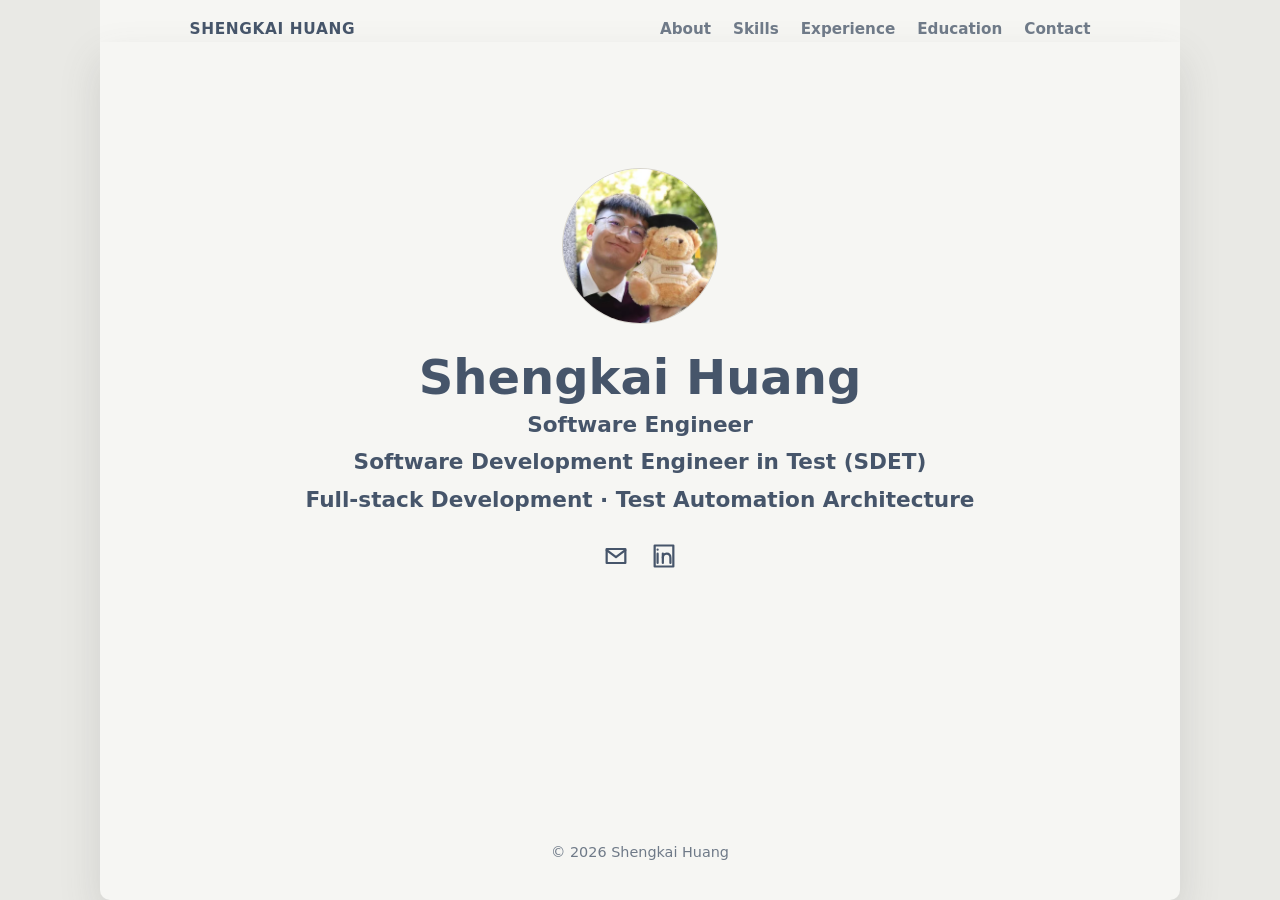
<file: index.html>
<!doctype html>
<html lang="en">
  <head>
    <meta charset="utf-8" />
    <meta name="viewport" content="width=device-width, initial-scale=1" />
    <meta
      name="description"
      content="Personal profile website for Shengkai Huang, a Software Engineer and SDET."
    />
    <title>Shengkai Huang | Personal Profile</title>
    <link rel="stylesheet" href="styles.css" />
  </head>
  <body>
    <header class="site-header">
      <a class="brand" href="index.html">Shengkai Huang</a>
      <nav class="nav" aria-label="Primary navigation">
        <a href="about.html">About</a>
        <a href="skills.html">Skills</a>
        <a href="experience.html">Experience</a>
        <a href="education.html">Education</a>
        <a href="contact.html">Contact</a>
      </nav>
    </header>

    <main class="home-shell">
      <section class="profile-home">
        <img class="avatar" src="assets/profile.jpg" alt="Shengkai Huang" />
        <h1>Shengkai Huang</h1>
        <p>Software Engineer</p>
        <p>Software Development Engineer in Test (SDET)</p>
        <p>Full-stack Development · Test Automation Architecture</p>
        <div class="social-icons" aria-label="Contact links">
          <a href="mailto:w.senghoi@gmail.com" aria-label="Email">
            <svg viewBox="0 0 24 24" aria-hidden="true">
              <path d="M4 6h16v12H4z" />
              <path d="m4 7 8 6 8-6" />
            </svg>
          </a>
          <a href="https://www.linkedin.com/in/shengkaihuang/" aria-label="LinkedIn">
            <svg viewBox="0 0 24 24" aria-hidden="true">
              <path d="M6.5 10v8" />
              <path d="M6.5 6.5v.1" />
              <path d="M11 18v-8" />
              <path d="M11 13.5c0-2 1.2-3.5 3.3-3.5 2.2 0 3.2 1.5 3.2 3.8V18" />
              <path d="M4 3h16v18H4z" />
            </svg>
          </a>
        </div>
      </section>

      <footer class="site-footer">
        <p>© 2026 Shengkai Huang</p>
      </footer>
    </main>
  </body>
</html>
</file>
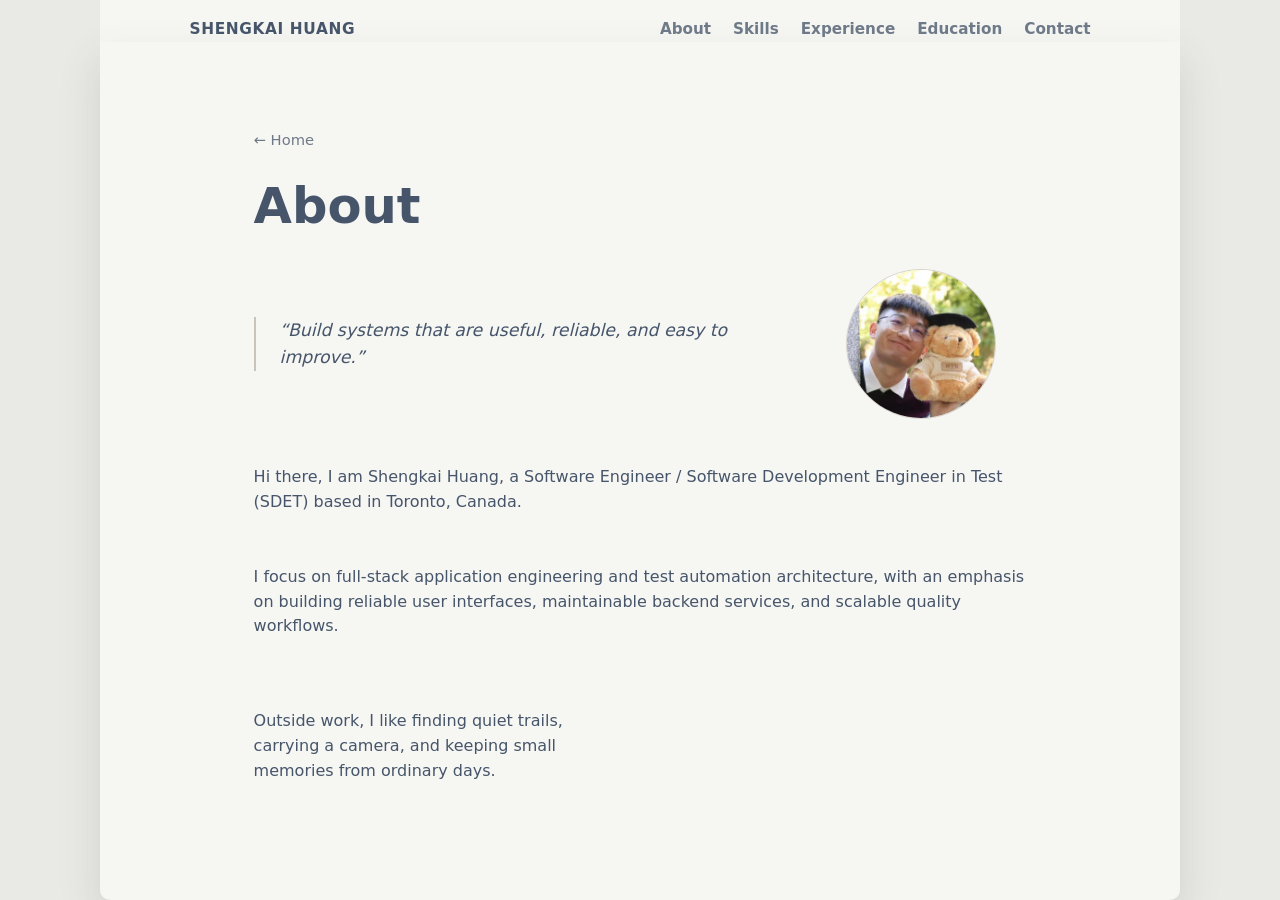
<file: about.html>
<!doctype html>
<html lang="en">
  <head>
    <meta charset="utf-8" />
    <meta name="viewport" content="width=device-width, initial-scale=1" />
    <title>About | Shengkai Huang</title>
    <link rel="stylesheet" href="styles.css" />
  </head>
  <body>
    <header class="site-header">
      <a class="brand" href="index.html">Shengkai Huang</a>
      <nav class="nav" aria-label="Primary navigation">
        <a href="about.html">About</a>
        <a href="skills.html">Skills</a>
        <a href="experience.html">Experience</a>
        <a href="education.html">Education</a>
        <a href="contact.html">Contact</a>
      </nav>
    </header>

    <main class="page-shell">
      <a class="back-link" href="index.html">← Home</a>
      <header class="page-title">
        <h1>About</h1>
      </header>

      <section class="about-layout">
        <blockquote>
          “Build systems that are useful, reliable, and easy to improve.”
        </blockquote>
        <img class="avatar small-avatar" src="assets/profile.jpg" alt="Shengkai Huang" />
      </section>

      <section class="text-flow">
        <p>
          Hi there, I am Shengkai Huang, a Software Engineer / Software
          Development Engineer in Test (SDET) based in Toronto, Canada.
        </p>
        <p>
          I focus on full-stack application engineering and test automation
          architecture, with an emphasis on building reliable user interfaces,
          maintainable backend services, and scalable quality workflows.
        </p>
      </section>

      <section class="two-column">
        <div>
          <p>
            Outside work, I like finding quiet trails, carrying a camera, and
            keeping small memories from ordinary days.
          </p>
        </div>
      </section>
    </main>
  </body>
</html>
</file>
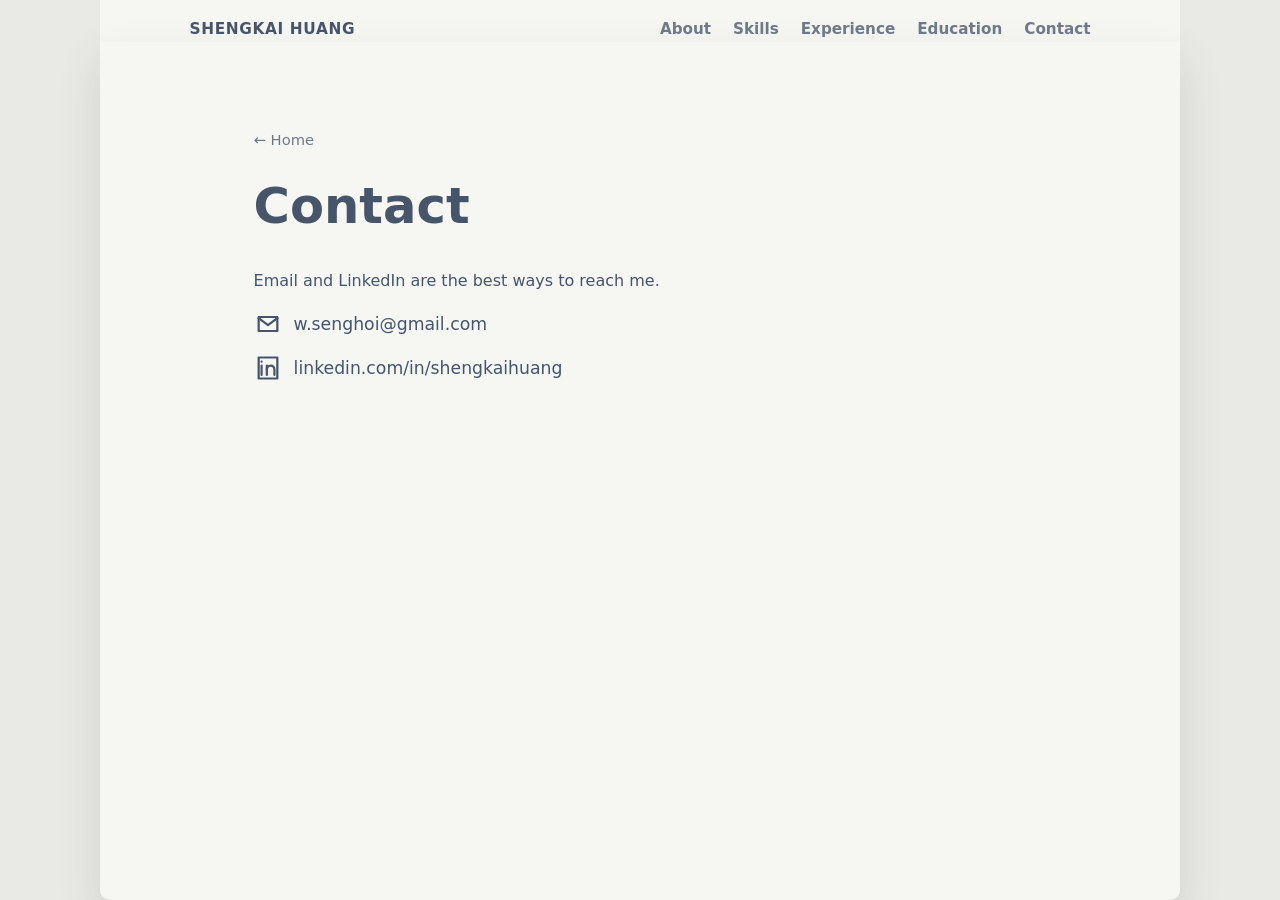
<file: contact.html>
<!doctype html>
<html lang="en">
  <head>
    <meta charset="utf-8" />
    <meta name="viewport" content="width=device-width, initial-scale=1" />
    <title>Contact | Shengkai Huang</title>
    <link rel="stylesheet" href="styles.css" />
  </head>
  <body>
    <header class="site-header">
      <a class="brand" href="index.html">Shengkai Huang</a>
      <nav class="nav" aria-label="Primary navigation">
        <a href="about.html">About</a>
        <a href="skills.html">Skills</a>
        <a href="experience.html">Experience</a>
        <a href="education.html">Education</a>
        <a href="contact.html">Contact</a>
      </nav>
    </header>

    <main class="page-shell">
      <a class="back-link" href="index.html">← Home</a>
      <header class="page-title">
        <h1>Contact</h1>
        <p>Email and LinkedIn are the best ways to reach me.</p>
      </header>

      <section class="contact-panel">
        <a href="mailto:w.senghoi@gmail.com">
          <svg class="contact-icon" viewBox="0 0 24 24" aria-hidden="true">
            <path d="M4 6h16v12H4z" />
            <path d="m4 7 8 6 8-6" />
          </svg>
          <span>w.senghoi@gmail.com</span>
        </a>
        <a href="https://www.linkedin.com/in/shengkaihuang/">
          <svg class="contact-icon" viewBox="0 0 24 24" aria-hidden="true">
            <path d="M6.5 10v8" />
            <path d="M6.5 6.5v.1" />
            <path d="M11 18v-8" />
            <path d="M11 13.5c0-2 1.2-3.5 3.3-3.5 2.2 0 3.2 1.5 3.2 3.8V18" />
            <path d="M4 3h16v18H4z" />
          </svg>
          <span>linkedin.com/in/shengkaihuang</span>
        </a>
      </section>
    </main>
  </body>
</html>
</file>
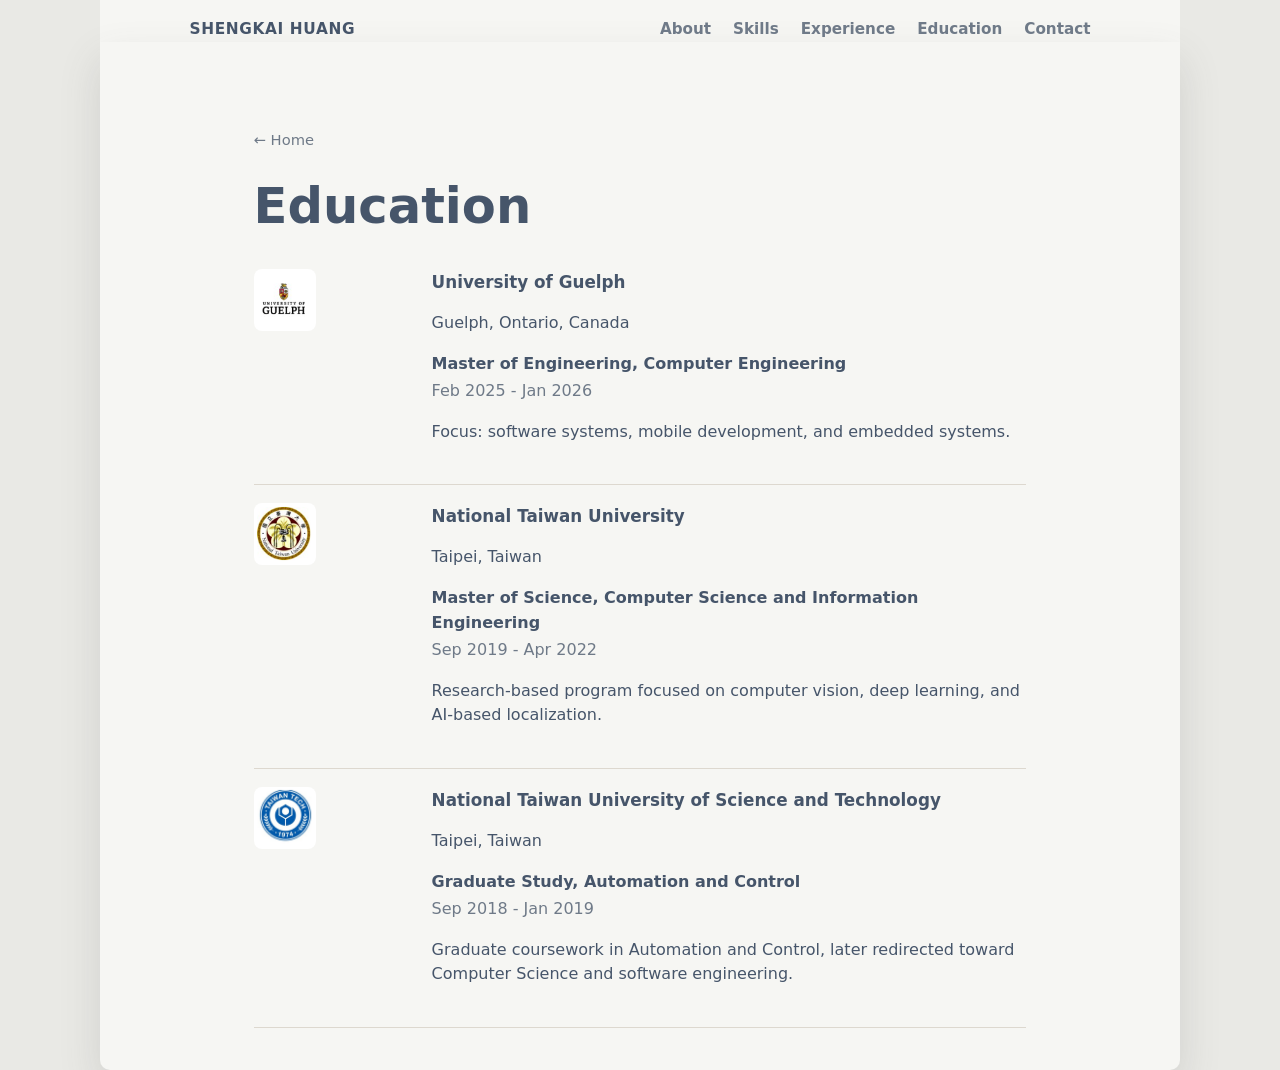
<file: education.html>
<!doctype html>
<html lang="en">
  <head>
    <meta charset="utf-8" />
    <meta name="viewport" content="width=device-width, initial-scale=1" />
    <title>Education | Shengkai Huang</title>
    <link rel="stylesheet" href="styles.css" />
  </head>
  <body>
    <header class="site-header">
      <a class="brand" href="index.html">Shengkai Huang</a>
      <nav class="nav" aria-label="Primary navigation">
        <a href="about.html">About</a>
        <a href="skills.html">Skills</a>
        <a href="experience.html">Experience</a>
        <a href="education.html">Education</a>
        <a href="contact.html">Contact</a>
      </nav>
    </header>

    <main class="page-shell">
      <a class="back-link" href="index.html">← Home</a>
      <header class="page-title">
        <h1>Education</h1>
      </header>

      <section class="timeline">
        <article class="education-item">
          <img src="assets/guelph.png" alt="University of Guelph logo" class="company-logo" />
          <div>
            <h2>University of Guelph</h2>
            <p>Guelph, Ontario, Canada</p>
            <p class="company">Master of Engineering, Computer Engineering</p>
            <p class="date">Feb 2025 - Jan 2026</p>
            <p>Focus: software systems, mobile development, and embedded systems.</p>
          </div>
        </article>
        <article class="education-item">
          <img src="assets/ntu.png" alt="National Taiwan University logo" class="company-logo" />
          <div>
            <h2>National Taiwan University</h2>
            <p>Taipei, Taiwan</p>
            <p class="company">Master of Science, Computer Science and Information Engineering</p>
            <p class="date">Sep 2019 - Apr 2022</p>
            <p>Research-based program focused on computer vision, deep learning, and AI-based localization.</p>
          </div>
        </article>
        <article class="education-item">
          <img src="assets/ntust.png" alt="National Taiwan University of Science and Technology logo" class="company-logo" />
          <div>
            <h2>National Taiwan University of Science and Technology</h2>
            <p>Taipei, Taiwan</p>
            <p class="company">Graduate Study, Automation and Control</p>
            <p class="date">Sep 2018 - Jan 2019</p>
            <p>Graduate coursework in Automation and Control, later redirected toward Computer Science and software engineering.</p>
          </div>
        </article>
      </section>
    </main>
  </body>
</html>
</file>
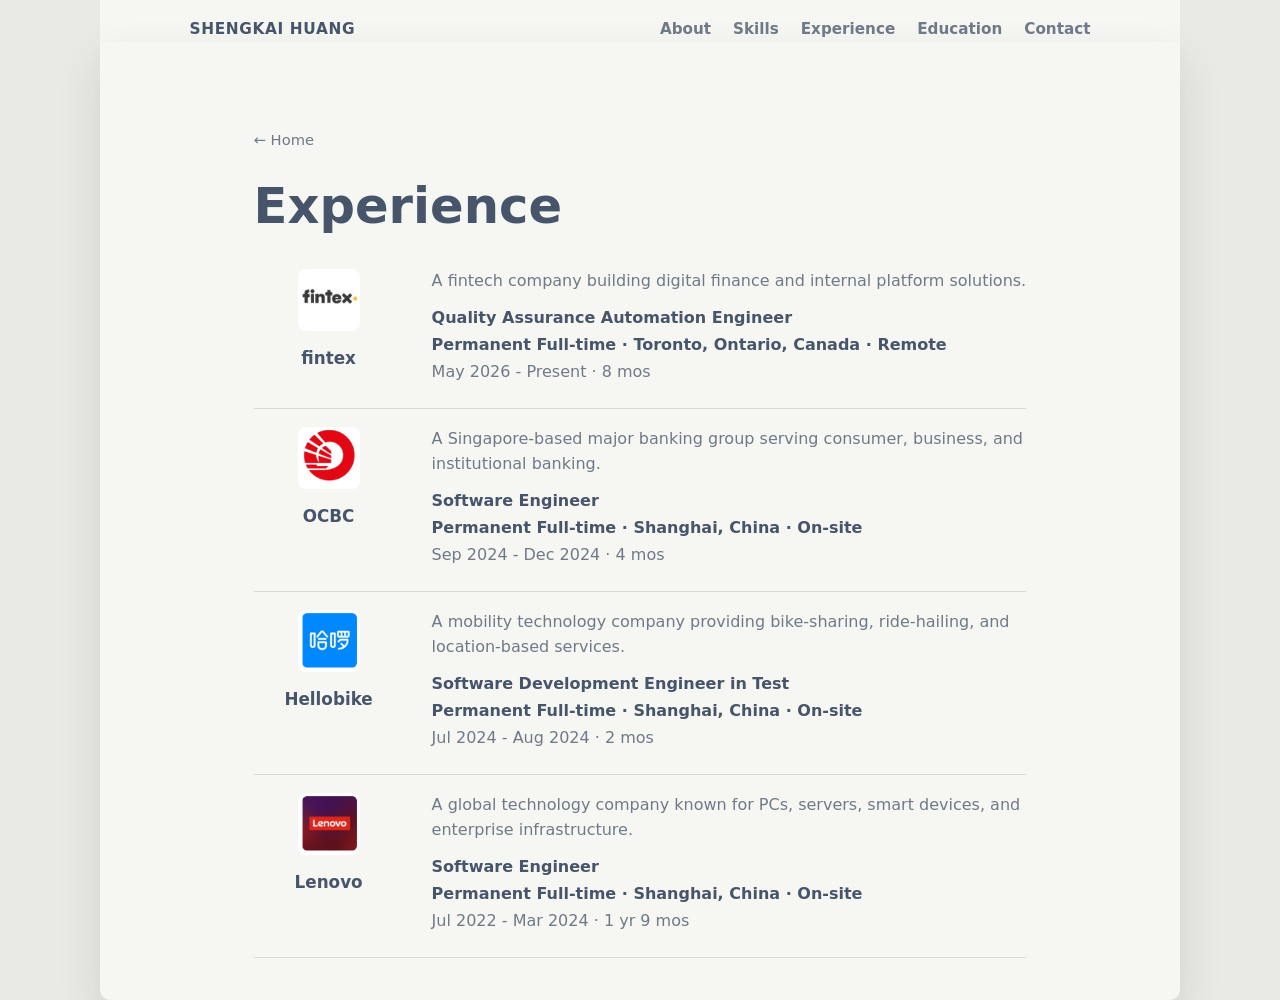
<file: experience.html>
<!doctype html>
<html lang="en">
  <head>
    <meta charset="utf-8" />
    <meta name="viewport" content="width=device-width, initial-scale=1" />
    <title>Experience | Shengkai Huang</title>
    <link rel="stylesheet" href="styles.css" />
  </head>
  <body>
    <header class="site-header">
      <a class="brand" href="index.html">Shengkai Huang</a>
      <nav class="nav" aria-label="Primary navigation">
        <a href="about.html">About</a>
        <a href="skills.html">Skills</a>
        <a href="experience.html">Experience</a>
        <a href="education.html">Education</a>
        <a href="contact.html">Contact</a>
      </nav>
    </header>

    <main class="page-shell">
      <a class="back-link" href="index.html">← Home</a>
      <header class="page-title">
        <h1>Experience</h1>
      </header>

      <section class="timeline">
        <article class="experience-item">
          <div class="company-block">
            <img src="assets/fintex.png" alt="fintex logo" class="company-logo" />
            <h2><a class="company-link" href="https://www.fintexinc.com/">fintex</a></h2>
          </div>
          <div class="experience-details">
            <p class="company-description">A fintech company building digital finance and internal platform solutions.</p>
            <p class="role-title">Quality Assurance Automation Engineer</p>
            <p class="role-meta">
              Permanent Full-time · Toronto, Ontario, Canada · Remote
            </p>
            <p class="date">
              May 2026 - Present ·
              <span class="duration" data-start="2026-05" data-end="present">1 mo</span>
            </p>
          </div>
        </article>
        <article class="experience-item">
          <div class="company-block">
            <img src="assets/ocbc.png" alt="OCBC logo" class="company-logo" />
            <h2><a class="company-link" href="https://www.ocbc.com/">OCBC</a></h2>
          </div>
          <div class="experience-details">
            <p class="company-description">A Singapore-based major banking group serving consumer, business, and institutional banking.</p>
            <p class="role-title">Software Engineer</p>
            <p class="role-meta">Permanent Full-time · Shanghai, China · On-site</p>
            <p class="date">
              Sep 2024 - Dec 2024 ·
              <span class="duration" data-start="2024-09" data-end="2024-12">4 mos</span>
            </p>
          </div>
        </article>
        <article class="experience-item">
          <div class="company-block">
            <img src="assets/hellobike.png" alt="Hellobike logo" class="company-logo" />
            <h2><a class="company-link" href="https://www.hello-inc.com/">Hellobike</a></h2>
          </div>
          <div class="experience-details">
            <p class="company-description">A mobility technology company providing bike-sharing, ride-hailing, and location-based services.</p>
            <p class="role-title">Software Development Engineer in Test</p>
            <p class="role-meta">Permanent Full-time · Shanghai, China · On-site</p>
            <p class="date">
              Jul 2024 - Aug 2024 ·
              <span class="duration" data-start="2024-07" data-end="2024-08">2 mos</span>
            </p>
          </div>
        </article>
        <article class="experience-item">
          <div class="company-block">
            <img src="assets/lenovo.png" alt="Lenovo logo" class="company-logo" />
            <h2><a class="company-link" href="https://www.lenovo.com/">Lenovo</a></h2>
          </div>
          <div class="experience-details">
            <p class="company-description">A global technology company known for PCs, servers, smart devices, and enterprise infrastructure.</p>
            <p class="role-title">Software Engineer</p>
            <p class="role-meta">Permanent Full-time · Shanghai, China · On-site</p>
            <p class="date">
              Jul 2022 - Mar 2024 ·
              <span class="duration" data-start="2022-07" data-end="2024-03">1 yr 9 mos</span>
            </p>
          </div>
        </article>
      </section>
    </main>

    <script src="script.js"></script>
  </body>
</html>
</file>
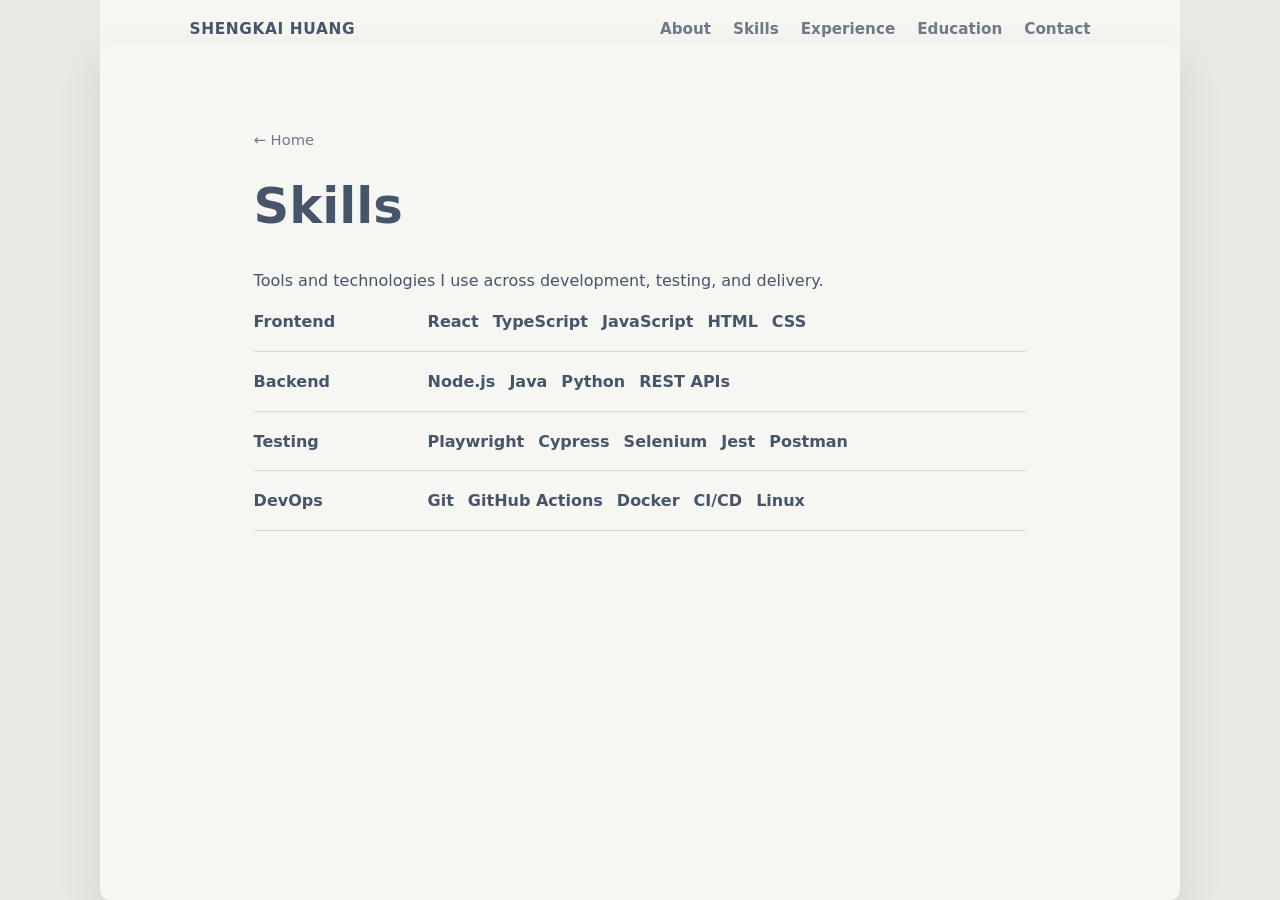
<file: skills.html>
<!doctype html>
<html lang="en">
  <head>
    <meta charset="utf-8" />
    <meta name="viewport" content="width=device-width, initial-scale=1" />
    <title>Skills | Shengkai Huang</title>
    <link rel="stylesheet" href="styles.css" />
  </head>
  <body>
    <header class="site-header">
      <a class="brand" href="index.html">Shengkai Huang</a>
      <nav class="nav" aria-label="Primary navigation">
        <a href="about.html">About</a>
        <a href="skills.html">Skills</a>
        <a href="experience.html">Experience</a>
        <a href="education.html">Education</a>
        <a href="contact.html">Contact</a>
      </nav>
    </header>

    <main class="page-shell">
      <a class="back-link" href="index.html">← Home</a>
      <header class="page-title">
        <h1>Skills</h1>
        <p>Tools and technologies I use across development, testing, and delivery.</p>
      </header>

      <section class="skill-grid">
        <article class="skill-card">
          <h2>Frontend</h2>
          <div class="skill-tags">
            <span>React</span>
            <span>TypeScript</span>
            <span>JavaScript</span>
            <span>HTML</span>
            <span>CSS</span>
          </div>
        </article>
        <article class="skill-card">
          <h2>Backend</h2>
          <div class="skill-tags">
            <span>Node.js</span>
            <span>Java</span>
            <span>Python</span>
            <span>REST APIs</span>
          </div>
        </article>
        <article class="skill-card">
          <h2>Testing</h2>
          <div class="skill-tags">
            <span>Playwright</span>
            <span>Cypress</span>
            <span>Selenium</span>
            <span>Jest</span>
            <span>Postman</span>
          </div>
        </article>
        <article class="skill-card">
          <h2>DevOps</h2>
          <div class="skill-tags">
            <span>Git</span>
            <span>GitHub Actions</span>
            <span>Docker</span>
            <span>CI/CD</span>
            <span>Linux</span>
          </div>
        </article>
      </section>
    </main>
  </body>
</html>
</file>
<file: styles.css>
:root {
  color-scheme: light;
  --bg: #f6f6f3;
  --panel: #ffffff;
  --ink: #46556a;
  --muted: #6f7a88;
  --soft: #8792a0;
  --line: #ddd8cf;
  --link: #256f9c;
}

* {
  box-sizing: border-box;
}

html {
  min-height: 100%;
}

body {
  min-height: 100vh;
  margin: 0;
  background: #e9e9e5;
  color: var(--ink);
  font-family:
    Inter, ui-sans-serif, system-ui, -apple-system, BlinkMacSystemFont, "Segoe UI",
    sans-serif;
  line-height: 1.55;
}

a {
  color: inherit;
  text-decoration: none;
}

a:hover {
  color: var(--link);
}

.site-header,
.home-shell,
.page-shell {
  width: min(1080px, calc(100% - 44px));
  margin: 0 auto;
  background: var(--bg);
}

.site-header {
  display: flex;
  align-items: center;
  justify-content: space-between;
  gap: 28px;
  padding: 18px clamp(22px, 7vw, 160px) 0;
  color: var(--ink);
}

.brand {
  font-size: 0.96rem;
  font-weight: 800;
  letter-spacing: 0.04em;
  text-transform: uppercase;
}

.nav {
  display: flex;
  flex-wrap: wrap;
  gap: 22px;
  color: var(--muted);
  font-size: 0.95rem;
  font-weight: 700;
}

.home-shell {
  display: grid;
  min-height: calc(100vh - 42px);
  padding: clamp(72px, 14vh, 140px) 24px 22px;
  border-radius: 0 0 10px 10px;
  box-shadow: 0 18px 42px rgba(80, 80, 80, 0.16);
}

.profile-home {
  display: grid;
  align-content: start;
  justify-items: center;
  text-align: center;
}

.avatar {
  width: 156px;
  height: 156px;
  margin-bottom: 28px;
  border-radius: 50%;
  object-fit: cover;
  object-position: 45% 35%;
  border: 1px solid #d8d5cd;
}

h1,
h2,
h3,
p {
  overflow-wrap: anywhere;
}

h1 {
  margin: 0;
  color: var(--ink);
  font-size: clamp(2rem, 5vw, 3rem);
  line-height: 1.08;
  letter-spacing: 0;
}

.profile-home p {
  margin: 4px 0 0;
  color: var(--ink);
  font-size: clamp(1.1rem, 2vw, 1.35rem);
  font-weight: 750;
}

.social-icons {
  display: flex;
  gap: 20px;
  margin-top: 26px;
}

.social-icons a,
.contact-panel a {
  display: inline-flex;
  align-items: center;
  color: var(--ink);
}

.social-icons svg,
.contact-icon {
  width: 28px;
  height: 28px;
  fill: none;
  stroke: currentColor;
  stroke-linecap: round;
  stroke-linejoin: round;
  stroke-width: 1.9;
}

.site-footer {
  align-self: end;
  color: var(--muted);
  text-align: center;
  font-size: 0.9rem;
}

.page-shell {
  min-height: calc(100vh - 42px);
  padding: clamp(54px, 9vw, 86px) clamp(24px, 12vw, 170px) 42px;
  border-radius: 0 0 10px 10px;
  box-shadow: 0 18px 42px rgba(80, 80, 80, 0.16);
}

.back-link {
  display: inline-flex;
  margin-bottom: 28px;
  color: var(--muted);
  font-size: 0.92rem;
}

.page-title h1 {
  margin-bottom: 36px;
  font-size: clamp(2.2rem, 5vw, 3.1rem);
}

.about-layout {
  display: grid;
  grid-template-columns: minmax(0, 1fr) 180px;
  gap: clamp(26px, 8vw, 90px);
  align-items: center;
  margin-bottom: 30px;
}

blockquote {
  margin: 0;
  padding-left: 24px;
  border-left: 2px solid #c8c4bc;
  color: var(--ink);
  font-size: 1.08rem;
  font-style: italic;
}

.small-avatar {
  width: 150px;
  height: 150px;
  margin: 0;
}

.text-flow {
  display: grid;
  gap: 18px;
  margin: 0 0 38px;
}

.text-flow p,
.two-column p,
.two-column li,
.timeline p,
.portal-list p,
.skill-card p {
  color: var(--ink);
}

.two-column {
  display: grid;
  grid-template-columns: repeat(2, minmax(0, 1fr));
  gap: 56px;
}

.section-label {
  margin: 0 0 16px;
  color: var(--muted) !important;
}

ul {
  margin: 0;
  padding-left: 22px;
}

li {
  margin-bottom: 10px;
}

.skill-grid {
  display: grid;
  gap: 18px;
  margin-top: 10px;
}

.skill-card {
  display: grid;
  grid-template-columns: 150px minmax(0, 1fr);
  gap: 24px;
  padding-bottom: 16px;
  border-bottom: 1px solid var(--line);
}

.skill-card h2 {
  margin: 0;
  font-size: 1rem;
}

.skill-tags {
  display: flex;
  flex-wrap: wrap;
  gap: 10px 14px;
}

.skill-tags span {
  color: var(--ink);
  font-weight: 700;
}

.timeline {
  display: grid;
  gap: 18px;
}

.experience-item,
.education-item {
  display: grid;
  grid-template-columns: 150px minmax(0, 1fr);
  gap: 28px;
  padding-bottom: 24px;
  border-bottom: 1px solid var(--line);
}

.company-block {
  display: grid;
  align-content: start;
  justify-items: center;
  gap: 14px;
  text-align: center;
}

.company-block h2 {
  margin: 0;
  font-size: 1.05rem;
}

.company-link {
  color: inherit;
  text-decoration: none;
}

.company-link:hover {
  color: var(--link);
  text-decoration: underline;
  text-underline-offset: 3px;
}

.company-logo {
  width: 62px;
  height: 62px;
  object-fit: contain;
  border-radius: 8px;
  background: #fff;
}

.education-item h2 {
  margin: 0;
  font-size: 1.05rem;
}

.date {
  color: var(--muted) !important;
  margin: 2px 0 0;
}

.company {
  margin: 3px 0 0;
  color: var(--ink) !important;
  font-weight: 700;
}

.company-description {
  margin: 0 0 12px;
  color: var(--muted) !important;
}

.role-title {
  margin: 0;
  color: var(--ink) !important;
  font-weight: 800;
}

.role-meta {
  margin: 2px 0 0;
  color: var(--ink) !important;
  font-weight: 650;
}

.contact-panel {
  display: grid;
  gap: 16px;
}

.contact-panel a {
  gap: 12px;
  width: fit-content;
  max-width: 100%;
  font-size: 1.08rem;
}

.portal-list {
  display: grid;
  gap: 18px;
}

.portal-list a {
  display: grid;
  grid-template-columns: 130px minmax(0, 1fr);
  gap: 28px;
  padding-bottom: 18px;
  border-bottom: 1px solid var(--line);
}

.portal-list span {
  color: var(--muted);
}

.portal-list h2 {
  margin: 0;
}

.portal-list p {
  margin: 4px 0 0;
}

@media (max-width: 760px) {
  .site-header,
  .home-shell,
  .page-shell {
    width: min(100% - 18px, 1080px);
  }

  .site-header {
    align-items: flex-start;
    flex-direction: column;
    padding-inline: 22px;
  }

  .home-shell {
    min-height: calc(100vh - 96px);
    padding-top: 58px;
  }

  .about-layout,
  .two-column,
  .skill-card,
  .portal-list a {
    grid-template-columns: 1fr;
  }

  .small-avatar {
    justify-self: center;
  }

  .experience-item,
  .education-item {
    grid-template-columns: 1fr;
    gap: 14px;
  }

  .company-block {
    justify-items: start;
    text-align: left;
  }

  .company-logo {
    width: 48px;
    height: 48px;
  }

  .date {
    white-space: normal;
  }
}
</file>
